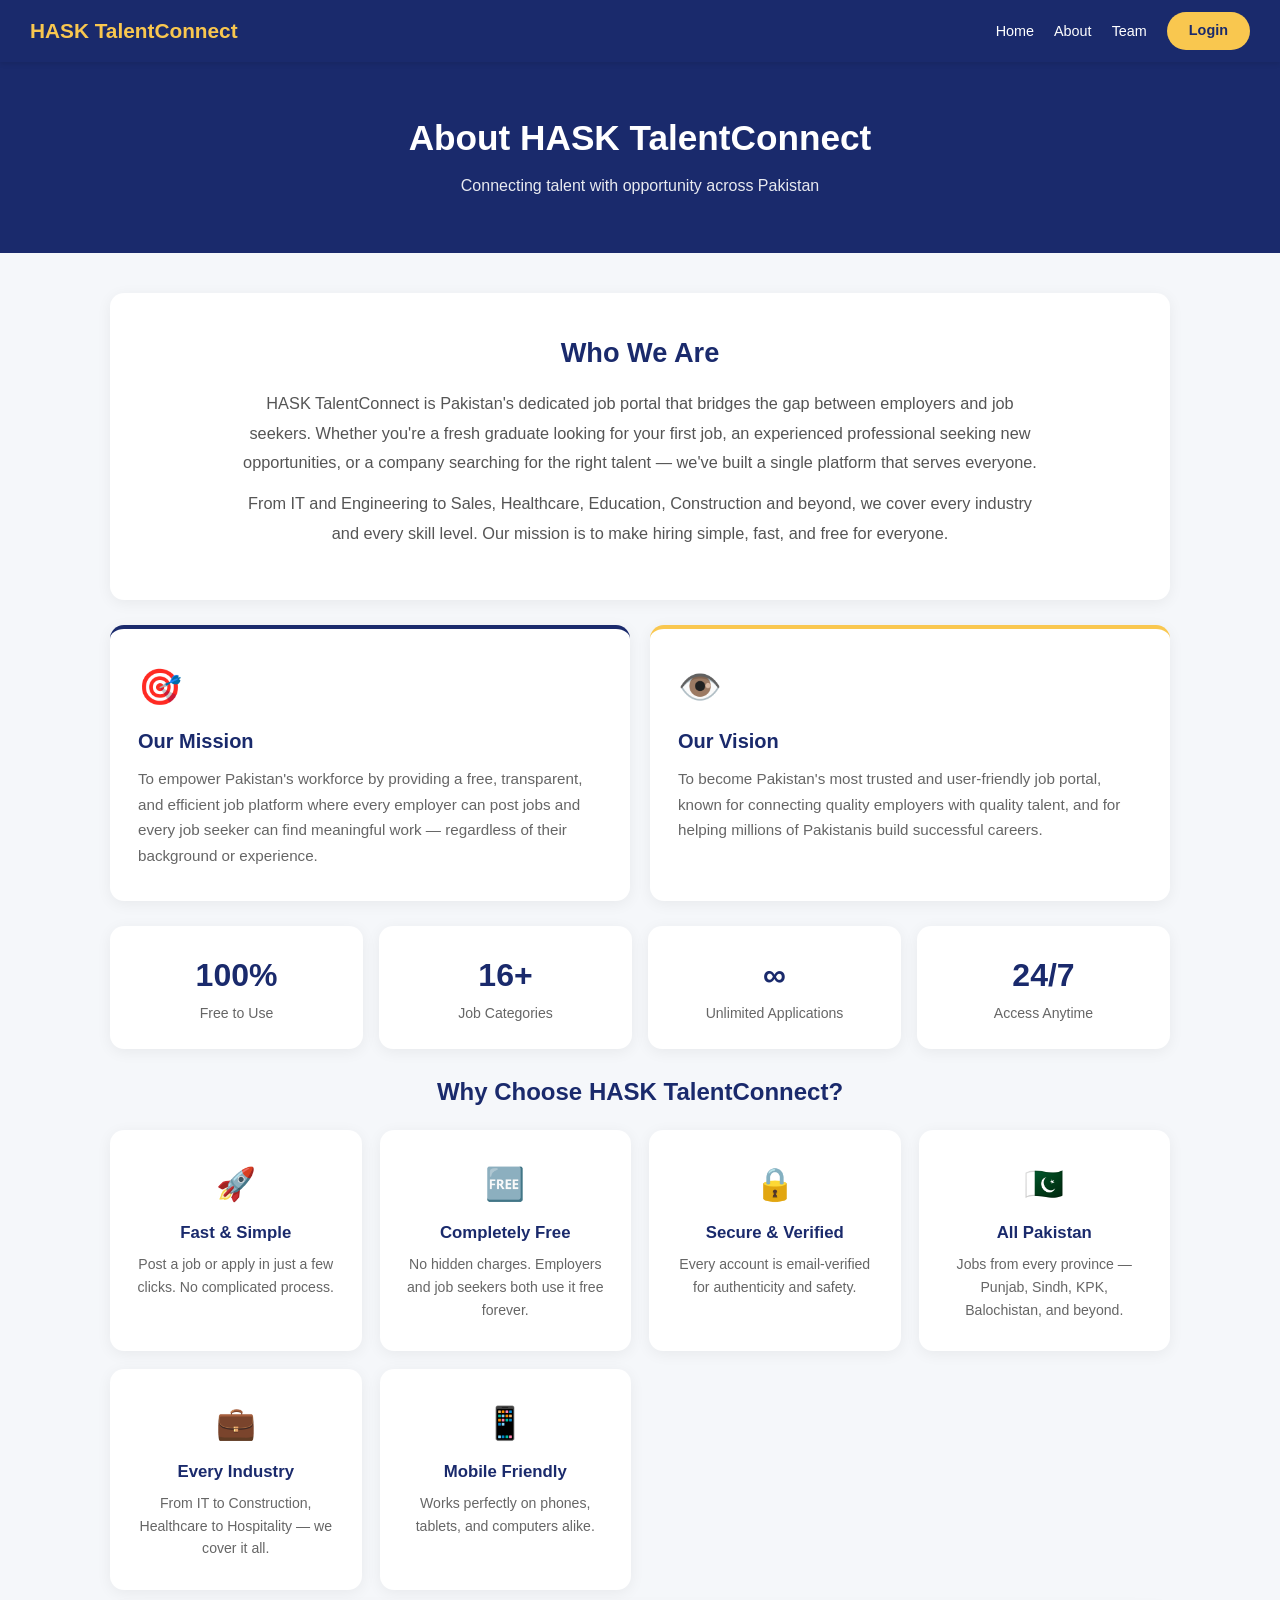
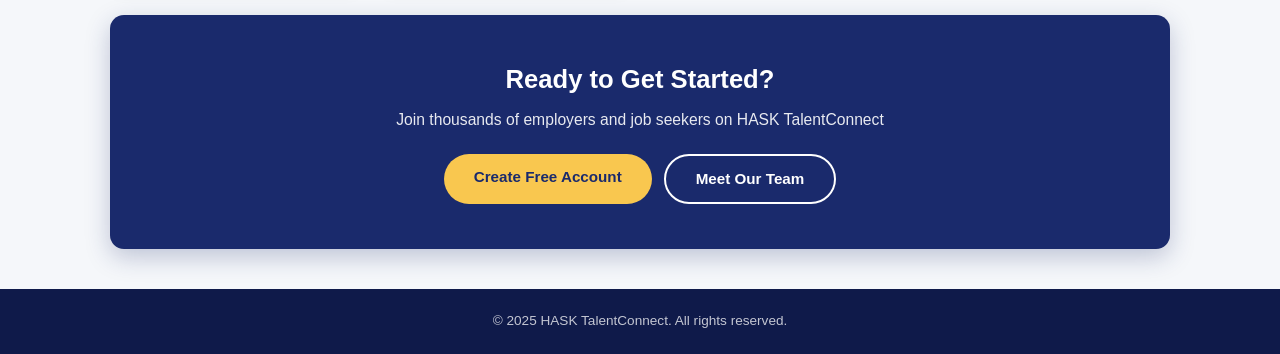
<file: about.html>
<!DOCTYPE html>
<html lang="en">
<head>
    <meta charset="UTF-8">
    <meta name="viewport" content="width=device-width, initial-scale=1.0">
    <title>About Us - HASK TalentConnect</title>
    <link rel="stylesheet" href="style.css">
    <style>
        html, body { height: 100%; }

        body {
            display: flex;
            flex-direction: column;
            min-height: 100vh;
            margin: 0;
            font-family: 'Segoe UI', Arial, sans-serif;
            background: #f5f7fa;
            color: #222;
        }

        .page-wrapper {
            flex: 1;
            display: flex;
            flex-direction: column;
        }

        /* Navbar */
        .navbar {
            background: #1a2a6c;
            padding: 12px 30px;
            display: flex;
            justify-content: space-between;
            align-items: center;
            position: sticky;
            top: 0;
            z-index: 100;
            box-shadow: 0 2px 5px rgba(0,0,0,0.1);
        }

        .navbar .logo {
            color: #f9c74f;
            font-size: 1.3rem;
            font-weight: bold;
        }

        .navbar .menu {
            display: flex;
            gap: 20px;
            align-items: center;
            list-style: none;
            margin: 0;
            padding: 0;
        }

        .navbar .menu a {
            color: white;
            font-size: 0.9rem;
            font-weight: 500;
            transition: 0.2s;
            text-decoration: none;
        }

        .navbar .menu a:hover { color: #f9c74f; }

        .navbar .btn-primary {
            background: #f9c74f;
            color: #1a2a6c !important;
            padding: 8px 22px;
            border-radius: 22px;
            font-weight: bold !important;
            font-size: 0.88rem;
        }

        .navbar .btn-primary:hover {
            background: #ffd166;
            transform: scale(1.04);
        }

        /* Banner */
        .page-banner {
            background: #1a2a6c;
            color: white;
            padding: 50px 30px 55px;
            text-align: center;
        }

        .page-banner h1 {
            font-size: 2.2rem;
            margin-bottom: 10px;
        }

        .page-banner p {
            opacity: 0.9;
            font-size: 1rem;
        }

        /* Container */
        .container {
            max-width: 1100px;
            margin: 0 auto;
            padding: 40px 20px;
            width: 100%;
            box-sizing: border-box;
        }

        /* Intro */
        .intro-card {
            background: white;
            padding: 40px 35px;
            border-radius: 14px;
            box-shadow: 0 3px 15px rgba(0,0,0,0.06);
            margin-bottom: 25px;
            text-align: center;
        }

        .intro-card h2 {
            color: #1a2a6c;
            font-size: 1.7rem;
            margin-bottom: 15px;
        }

        .intro-card p {
            color: #555;
            font-size: 1.02rem;
            line-height: 1.8;
            max-width: 800px;
            margin: 0 auto 12px;
        }

        /* Mission/Vision Grid */
        .mv-grid {
            display: grid;
            grid-template-columns: 1fr 1fr;
            gap: 20px;
            margin-bottom: 25px;
        }

        .mv-card {
            background: white;
            padding: 32px 28px;
            border-radius: 14px;
            box-shadow: 0 3px 15px rgba(0,0,0,0.06);
            border-top: 4px solid #1a2a6c;
        }

        .mv-card.gold { border-top-color: #f9c74f; }

        .mv-card .icon {
            font-size: 2.2rem;
            margin-bottom: 12px;
        }

        .mv-card h3 {
            color: #1a2a6c;
            font-size: 1.25rem;
            margin-bottom: 10px;
        }

        .mv-card p {
            color: #666;
            font-size: 0.95rem;
            line-height: 1.7;
        }

        /* Stats Row */
        .stats-row {
            display: grid;
            grid-template-columns: repeat(auto-fit, minmax(180px, 1fr));
            gap: 16px;
            margin-bottom: 25px;
        }

        .stat-box {
            background: white;
            padding: 25px 20px;
            border-radius: 14px;
            text-align: center;
            box-shadow: 0 3px 15px rgba(0,0,0,0.06);
        }

        .stat-box .num {
            font-size: 2rem;
            font-weight: bold;
            color: #1a2a6c;
            margin-bottom: 4px;
        }

        .stat-box .lbl {
            color: #666;
            font-size: 0.88rem;
        }

        /* Features Grid */
        .features-grid {
            display: grid;
            grid-template-columns: repeat(auto-fit, minmax(240px, 1fr));
            gap: 18px;
            margin-bottom: 25px;
        }

        .feature-card {
            background: white;
            padding: 28px 24px;
            border-radius: 14px;
            box-shadow: 0 3px 15px rgba(0,0,0,0.06);
            text-align: center;
            transition: 0.2s;
            border: 2px solid transparent;
        }

        .feature-card:hover {
            transform: translateY(-5px);
            border-color: #f9c74f;
        }

        .feature-card .icon {
            font-size: 2rem;
            margin-bottom: 12px;
        }

        .feature-card h4 {
            color: #1a2a6c;
            font-size: 1.05rem;
            margin-bottom: 8px;
        }

        .feature-card p {
            color: #666;
            font-size: 0.88rem;
            line-height: 1.6;
        }

        /* CTA */
        .cta-section {
            background: #1a2a6c;
            color: white;
            padding: 45px 30px;
            border-radius: 14px;
            text-align: center;
            box-shadow: 0 8px 25px rgba(26,42,108,0.25);
        }

        .cta-section h2 {
            font-size: 1.6rem;
            margin-bottom: 10px;
        }

        .cta-section p {
            opacity: 0.9;
            margin-bottom: 22px;
            font-size: 0.98rem;
        }

        .cta-buttons {
            display: flex;
            gap: 12px;
            justify-content: center;
            flex-wrap: wrap;
        }

        .btn-gold {
            background: #f9c74f;
            color: #1a2a6c;
            padding: 12px 30px;
            border-radius: 25px;
            text-decoration: none;
            font-weight: bold;
            font-size: 0.95rem;
            transition: 0.2s;
            display: inline-block;
        }

        .btn-gold:hover { background: #ffd166; transform: scale(1.05); }

        .btn-outline {
            background: transparent;
            color: white;
            padding: 12px 30px;
            border: 2px solid white;
            border-radius: 25px;
            text-decoration: none;
            font-weight: bold;
            font-size: 0.95rem;
            transition: 0.2s;
            display: inline-block;
        }

        .btn-outline:hover { background: white; color: #1a2a6c; }

        /* Footer */
        footer {
            background: #0f1a4a;
            color: white;
            text-align: center;
            padding: 22px 20px;
            margin-top: auto;
            flex-shrink: 0;
        }

        footer p { opacity: 0.75; font-size: 0.85rem; margin: 0; }

        @media (max-width: 700px) {
            .mv-grid { grid-template-columns: 1fr; }
            .page-banner h1 { font-size: 1.6rem; }
            .intro-card { padding: 30px 22px; }
            .intro-card h2 { font-size: 1.4rem; }
            .navbar { padding: 12px 15px; flex-direction: column; gap: 10px; }
            .navbar .menu { flex-wrap: wrap; justify-content: center; gap: 12px; }
        }
    </style>
</head>
<body>

    <div class="page-wrapper">

        <!-- Navbar -->
        <nav class="navbar">
            <div class="logo">HASK TalentConnect</div>
            <ul class="menu">
                <li><a href="index.html">Home</a></li>
                <li><a href="about.html">About</a></li>
                <li><a href="team.html">Team</a></li>
                <li><a href="login.html" class="btn-primary">Login</a></li>
            </ul>
        </nav>

        <!-- Banner -->
        <div class="page-banner">
            <h1>About HASK TalentConnect</h1>
            <p>Connecting talent with opportunity across Pakistan</p>
        </div>

        <div class="container">

            <!-- Intro -->
            <div class="intro-card">
                <h2>Who We Are</h2>
                <p>
                    HASK TalentConnect is Pakistan's dedicated job portal that bridges the gap between
                    employers and job seekers. Whether you're a fresh graduate looking for your first
                    job, an experienced professional seeking new opportunities, or a company searching
                    for the right talent — we've built a single platform that serves everyone.
                </p>
                <p>
                    From IT and Engineering to Sales, Healthcare, Education, Construction and beyond,
                    we cover every industry and every skill level. Our mission is to make hiring simple,
                    fast, and free for everyone.
                </p>
            </div>

            <!-- Mission / Vision -->
            <div class="mv-grid">
                <div class="mv-card">
                    <div class="icon">🎯</div>
                    <h3>Our Mission</h3>
                    <p>
                        To empower Pakistan's workforce by providing a free, transparent, and efficient
                        job platform where every employer can post jobs and every job seeker can find
                        meaningful work — regardless of their background or experience.
                    </p>
                </div>
                <div class="mv-card gold">
                    <div class="icon">👁️</div>
                    <h3>Our Vision</h3>
                    <p>
                        To become Pakistan's most trusted and user-friendly job portal, known for
                        connecting quality employers with quality talent, and for helping millions of
                        Pakistanis build successful careers.
                    </p>
                </div>
            </div>

            <!-- Stats -->
            <div class="stats-row">
                <div class="stat-box">
                    <div class="num">100%</div>
                    <div class="lbl">Free to Use</div>
                </div>
                <div class="stat-box">
                    <div class="num">16+</div>
                    <div class="lbl">Job Categories</div>
                </div>
                <div class="stat-box">
                    <div class="num">∞</div>
                    <div class="lbl">Unlimited Applications</div>
                </div>
                <div class="stat-box">
                    <div class="num">24/7</div>
                    <div class="lbl">Access Anytime</div>
                </div>
            </div>

            <!-- Features -->
            <h2 style="text-align: center; color: #1a2a6c; font-size: 1.5rem; margin-bottom: 20px;">
                Why Choose HASK TalentConnect?
            </h2>

            <div class="features-grid">
                <div class="feature-card">
                    <div class="icon">🚀</div>
                    <h4>Fast & Simple</h4>
                    <p>Post a job or apply in just a few clicks. No complicated process.</p>
                </div>
                <div class="feature-card">
                    <div class="icon">🆓</div>
                    <h4>Completely Free</h4>
                    <p>No hidden charges. Employers and job seekers both use it free forever.</p>
                </div>
                <div class="feature-card">
                    <div class="icon">🔒</div>
                    <h4>Secure & Verified</h4>
                    <p>Every account is email-verified for authenticity and safety.</p>
                </div>
                <div class="feature-card">
                    <div class="icon">🇵🇰</div>
                    <h4>All Pakistan</h4>
                    <p>Jobs from every province — Punjab, Sindh, KPK, Balochistan, and beyond.</p>
                </div>
                <div class="feature-card">
                    <div class="icon">💼</div>
                    <h4>Every Industry</h4>
                    <p>From IT to Construction, Healthcare to Hospitality — we cover it all.</p>
                </div>
                <div class="feature-card">
                    <div class="icon">📱</div>
                    <h4>Mobile Friendly</h4>
                    <p>Works perfectly on phones, tablets, and computers alike.</p>
                </div>
            </div>

            <!-- CTA -->
            <div class="cta-section">
                <h2>Ready to Get Started?</h2>
                <p>Join thousands of employers and job seekers on HASK TalentConnect</p>
                <div class="cta-buttons">
                    <a href="login.html" class="btn-gold">Create Free Account</a>
                    <a href="team.html" class="btn-outline">Meet Our Team</a>
                </div>
            </div>

        </div>

    </div>

    <footer>
        <p>&copy; 2025 HASK TalentConnect. All rights reserved.</p>
    </footer>

</body>
</html>
</file>
<file: style.css>
/* ===== HASK TalentConnect — Light & Fast ===== */

* { margin: 0; padding: 0; box-sizing: border-box; }

body {
    font-family: 'Segoe UI', Arial, sans-serif;
    background: #f5f7fa;
    color: #222;
    line-height: 1.5;
    font-size: 15px;
}

a { text-decoration: none; color: inherit; }

/* ===== Navbar ===== */
.navbar {
    background: #1a2a6c;
    padding: 12px 30px;
    display: flex;
    justify-content: space-between;
    align-items: center;
    position: sticky;
    top: 0;
    z-index: 100;
    box-shadow: 0 2px 5px rgba(0,0,0,0.1);
}

.navbar .logo {
    color: #f9c74f;
    font-size: 1.3rem;
    font-weight: bold;
}

.navbar .menu {
    display: flex;
    gap: 20px;
    align-items: center;
    list-style: none;
}

.navbar .menu a {
    color: white;
    font-size: 0.9rem;
    font-weight: 500;
    transition: 0.2s;
}

.navbar .menu a:hover { color: #f9c74f; }

.btn-primary {
    background: #f9c74f;
    color: #1a2a6c !important;
    padding: 8px 18px;
    border-radius: 20px;
    font-weight: bold !important;
    font-size: 0.88rem;
    transition: 0.2s;
    border: none;
    cursor: pointer;
    display: inline-block;
}

.btn-primary:hover { background: #ffd166; }

.btn-outline {
    background: transparent;
    color: white;
    padding: 7px 16px;
    border: 1.5px solid white;
    border-radius: 20px;
    font-weight: 600;
    font-size: 0.85rem;
    transition: 0.2s;
    cursor: pointer;
}

.btn-outline:hover { background: white; color: #1a2a6c; }

/* ===== Container ===== */
.container {
    max-width: 1200px;
    margin: 0 auto;
    padding: 25px 20px;
}

/* ===== Search Bar (Top) ===== */
.search-bar {
    background: white;
    padding: 20px;
    border-radius: 10px;
    box-shadow: 0 2px 8px rgba(0,0,0,0.06);
    margin-bottom: 25px;
}

.search-filters {
    display: grid;
    grid-template-columns: repeat(auto-fit, minmax(160px, 1fr));
    gap: 10px;
    align-items: end;
}

.search-filters select,
.search-filters input {
    width: 100%;
    padding: 11px 14px;
    border: 1.5px solid #dfe3ec;
    border-radius: 8px;
    font-size: 0.9rem;
    font-family: inherit;
    outline: none;
    background: #fafbfc;
    transition: 0.2s;
    color: #333;
}

.search-filters select:focus,
.search-filters input:focus {
    border-color: #1a2a6c;
    background: white;
}

.search-filters button {
    padding: 11px 24px;
    background: #1a2a6c;
    color: white;
    border: none;
    border-radius: 8px;
    font-weight: 600;
    cursor: pointer;
    font-size: 0.9rem;
    font-family: inherit;
    transition: 0.2s;
}

.search-filters button:hover { background: #0f1a4a; }

/* ===== Page Header ===== */
.page-header {
    background: white;
    padding: 20px 25px;
    border-radius: 10px;
    margin-bottom: 20px;
    box-shadow: 0 2px 8px rgba(0,0,0,0.05);
}

.page-header h1 {
    color: #1a2a6c;
    font-size: 1.5rem;
    margin-bottom: 5px;
}

.page-header p { color: #666; font-size: 0.92rem; }

/* ===== Table (Bestway Style) ===== */
.jobs-table-wrap {
    background: white;
    border-radius: 10px;
    overflow: hidden;
    box-shadow: 0 2px 8px rgba(0,0,0,0.06);
}

.jobs-table {
    width: 100%;
    border-collapse: collapse;
}

.jobs-table thead {
    background: #29b6f6;
    color: white;
}

.jobs-table th {
    padding: 14px 12px;
    text-align: left;
    font-size: 0.85rem;
    font-weight: 600;
    text-transform: uppercase;
    letter-spacing: 0.3px;
}

.jobs-table tbody tr {
    border-bottom: 1px solid #eef1f5;
    transition: 0.15s;
    cursor: pointer;
}

.jobs-table tbody tr:hover {
    background: #f7faff;
}

.jobs-table td {
    padding: 16px 12px;
    font-size: 0.9rem;
    color: #333;
    vertical-align: middle;
}

.jobs-table .job-id {
    color: #29b6f6;
    font-weight: 600;
    font-size: 0.85rem;
}

.jobs-table .job-title {
    color: #1a2a6c;
    font-weight: 600;
    font-size: 0.95rem;
}

.jobs-table .job-title small {
    display: block;
    color: #888;
    font-weight: 400;
    font-size: 0.78rem;
    margin-top: 3px;
}

.jobs-table .company-cell {
    font-weight: 500;
    color: #444;
}

.jobs-table .category-badge {
    display: inline-block;
    padding: 4px 10px;
    background: #e8f4fd;
    color: #0277bd;
    border-radius: 12px;
    font-size: 0.78rem;
    font-weight: 600;
}

.jobs-table .apply-btn {
    background: #29b6f6;
    color: white;
    padding: 7px 16px;
    border: none;
    border-radius: 6px;
    font-size: 0.82rem;
    font-weight: 600;
    cursor: pointer;
    transition: 0.2s;
    font-family: inherit;
    white-space: nowrap;
}

.jobs-table .apply-btn:hover { background: #0288d1; }

/* ===== Empty / Loading ===== */
.empty-state {
    text-align: center;
    padding: 60px 20px;
    color: #888;
}

.empty-state .icon {
    font-size: 3rem;
    margin-bottom: 12px;
    display: block;
}

.loading {
    text-align: center;
    padding: 50px;
    color: #666;
}

.spinner {
    display: inline-block;
    width: 35px;
    height: 35px;
    border: 3px solid #e0e4ef;
    border-top-color: #1a2a6c;
    border-radius: 50%;
    animation: spin 0.8s linear infinite;
}

@keyframes spin { to { transform: rotate(360deg); } }

/* ===== Hero (Index) ===== */
.hero {
    background: #1a2a6c;
    color: white;
    padding: 60px 30px;
    text-align: center;
}

.hero h1 {
    font-size: 2rem;
    margin-bottom: 12px;
    font-weight: bold;
}

.hero p {
    font-size: 1rem;
    opacity: 0.9;
    margin-bottom: 25px;
}

.hero-search {
    max-width: 700px;
    margin: 0 auto;
    background: white;
    padding: 8px;
    border-radius: 50px;
    display: flex;
    gap: 6px;
    box-shadow: 0 8px 25px rgba(0,0,0,0.15);
}

.hero-search input {
    flex: 1;
    padding: 12px 20px;
    border: none;
    font-size: 0.95rem;
    outline: none;
    font-family: inherit;
    background: transparent;
    color: #222;
}

.hero-search button {
    padding: 12px 28px;
    background: #f9c74f;
    color: #1a2a6c;
    border: none;
    border-radius: 50px;
    font-weight: bold;
    cursor: pointer;
    font-family: inherit;
    font-size: 0.92rem;
    transition: 0.2s;
}

.hero-search button:hover { background: #ffd166; }

/* ===== Stats ===== */
.stats-row {
    display: grid;
    grid-template-columns: repeat(auto-fit, minmax(180px, 1fr));
    gap: 15px;
    margin: 25px 0;
}

.stat-box {
    background: white;
    padding: 20px;
    border-radius: 10px;
    text-align: center;
    box-shadow: 0 2px 8px rgba(0,0,0,0.05);
}

.stat-box .num {
    font-size: 1.6rem;
    font-weight: bold;
    color: #1a2a6c;
}

.stat-box .lbl {
    color: #666;
    font-size: 0.85rem;
    margin-top: 4px;
}

/* ===== Categories Grid ===== */
.categories {
    display: grid;
    grid-template-columns: repeat(auto-fit, minmax(150px, 1fr));
    gap: 12px;
    margin: 25px 0;
}

.category-card {
    background: white;
    padding: 18px 12px;
    border-radius: 10px;
    text-align: center;
    box-shadow: 0 2px 8px rgba(0,0,0,0.05);
    transition: 0.2s;
    cursor: pointer;
    border: 1.5px solid transparent;
}

.category-card:hover {
    border-color: #1a2a6c;
    transform: translateY(-3px);
}

.category-card .icon {
    font-size: 1.6rem;
    margin-bottom: 8px;
}

.category-card .name {
    color: #1a2a6c;
    font-weight: 600;
    font-size: 0.85rem;
}

/* ===== Section ===== */
.section-title {
    color: #1a2a6c;
    font-size: 1.3rem;
    margin: 30px 0 15px;
    display: flex;
    justify-content: space-between;
    align-items: center;
}

.section-title a {
    color: #29b6f6;
    font-size: 0.85rem;
    font-weight: 600;
}

/* ===== Info Banners ===== */
.info-banner {
    background: white;
    padding: 25px;
    border-radius: 10px;
    box-shadow: 0 2px 8px rgba(0,0,0,0.05);
    margin: 25px 0;
    text-align: center;
    border-left: 4px solid #f9c74f;
}

.info-banner h3 {
    color: #1a2a6c;
    font-size: 1.2rem;
    margin-bottom: 8px;
}

.info-banner p {
    color: #666;
    font-size: 0.92rem;
    margin-bottom: 15px;
}

.info-banner .btn-primary {
    padding: 10px 25px;
    font-size: 0.92rem;
}

/* ===== Footer ===== */
footer {
    background: #0f1a4a;
    color: white;
    text-align: center;
    padding: 25px 20px;
    margin-top: 40px;
}

footer p { opacity: 0.7; font-size: 0.85rem; }

/* ===== Messages ===== */
.message-box {
    padding: 12px 16px;
    border-radius: 8px;
    font-size: 0.88rem;
    margin-bottom: 15px;
    display: none;
    text-align: center;
    font-weight: 500;
}

.message-box.show { display: block; }
.message-box.error { background: #fee; border: 1px solid #fcc; color: #c33; }
.message-box.success { background: #e8f8ee; border: 1px solid #a8e0bd; color: #1a7a3e; }

/* ===== Mobile ===== */
@media (max-width: 768px) {
    .navbar {
        flex-direction: column;
        gap: 10px;
        padding: 12px 15px;
    }
    .navbar .menu {
        flex-wrap: wrap;
        justify-content: center;
        gap: 12px;
    }
    .hero { padding: 40px 20px; }
    .hero h1 { font-size: 1.5rem; }
    .hero-search { flex-direction: column; border-radius: 15px; }
    .hero-search button { width: 100%; padding: 12px; }
    
    .jobs-table-wrap { overflow-x: auto; }
    .jobs-table { min-width: 800px; }
}
</file>
